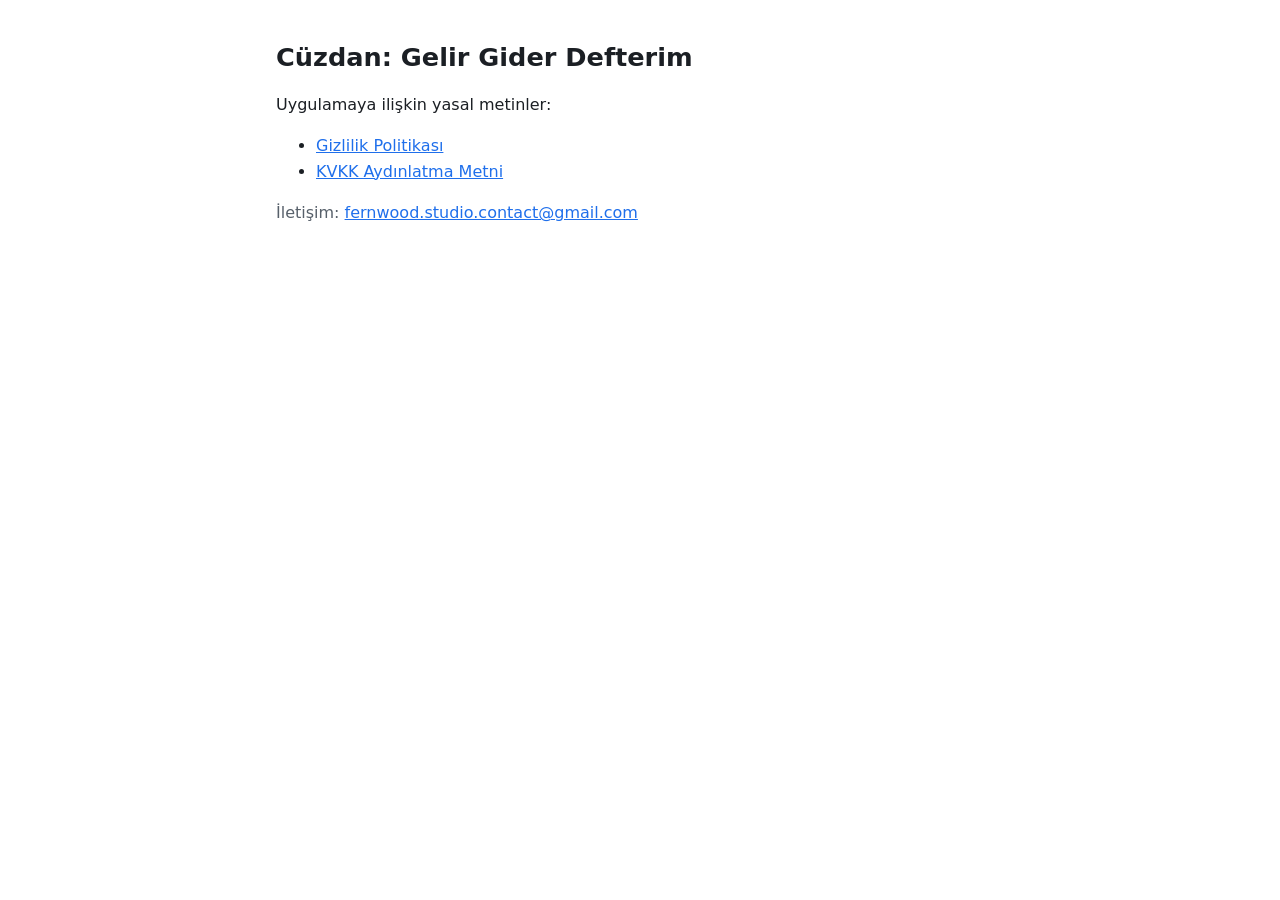
<file: index.html>
<!doctype html>
<html lang="tr">
  <head>
    <meta charset="utf-8" />
    <meta name="viewport" content="width=device-width, initial-scale=1" />
    <title>Cüzdan: Gelir Gider Defterim — Yasal metinler</title>
    <link rel="stylesheet" href="style.css" />
  </head>
  <body>
    <main>
      <h1>Cüzdan: Gelir Gider Defterim</h1>
      <p>Uygulamaya ilişkin yasal metinler:</p>
      <ul>
        <li><a href="gizlilik.html">Gizlilik Politikası</a></li>
        <li><a href="kvkk.html">KVKK Aydınlatma Metni</a></li>
      </ul>
      <p class="meta">
        İletişim:
        <a href="mailto:fernwood.studio.contact@gmail.com">fernwood.studio.contact@gmail.com</a>
      </p>
    </main>
  </body>
</html>
</file>
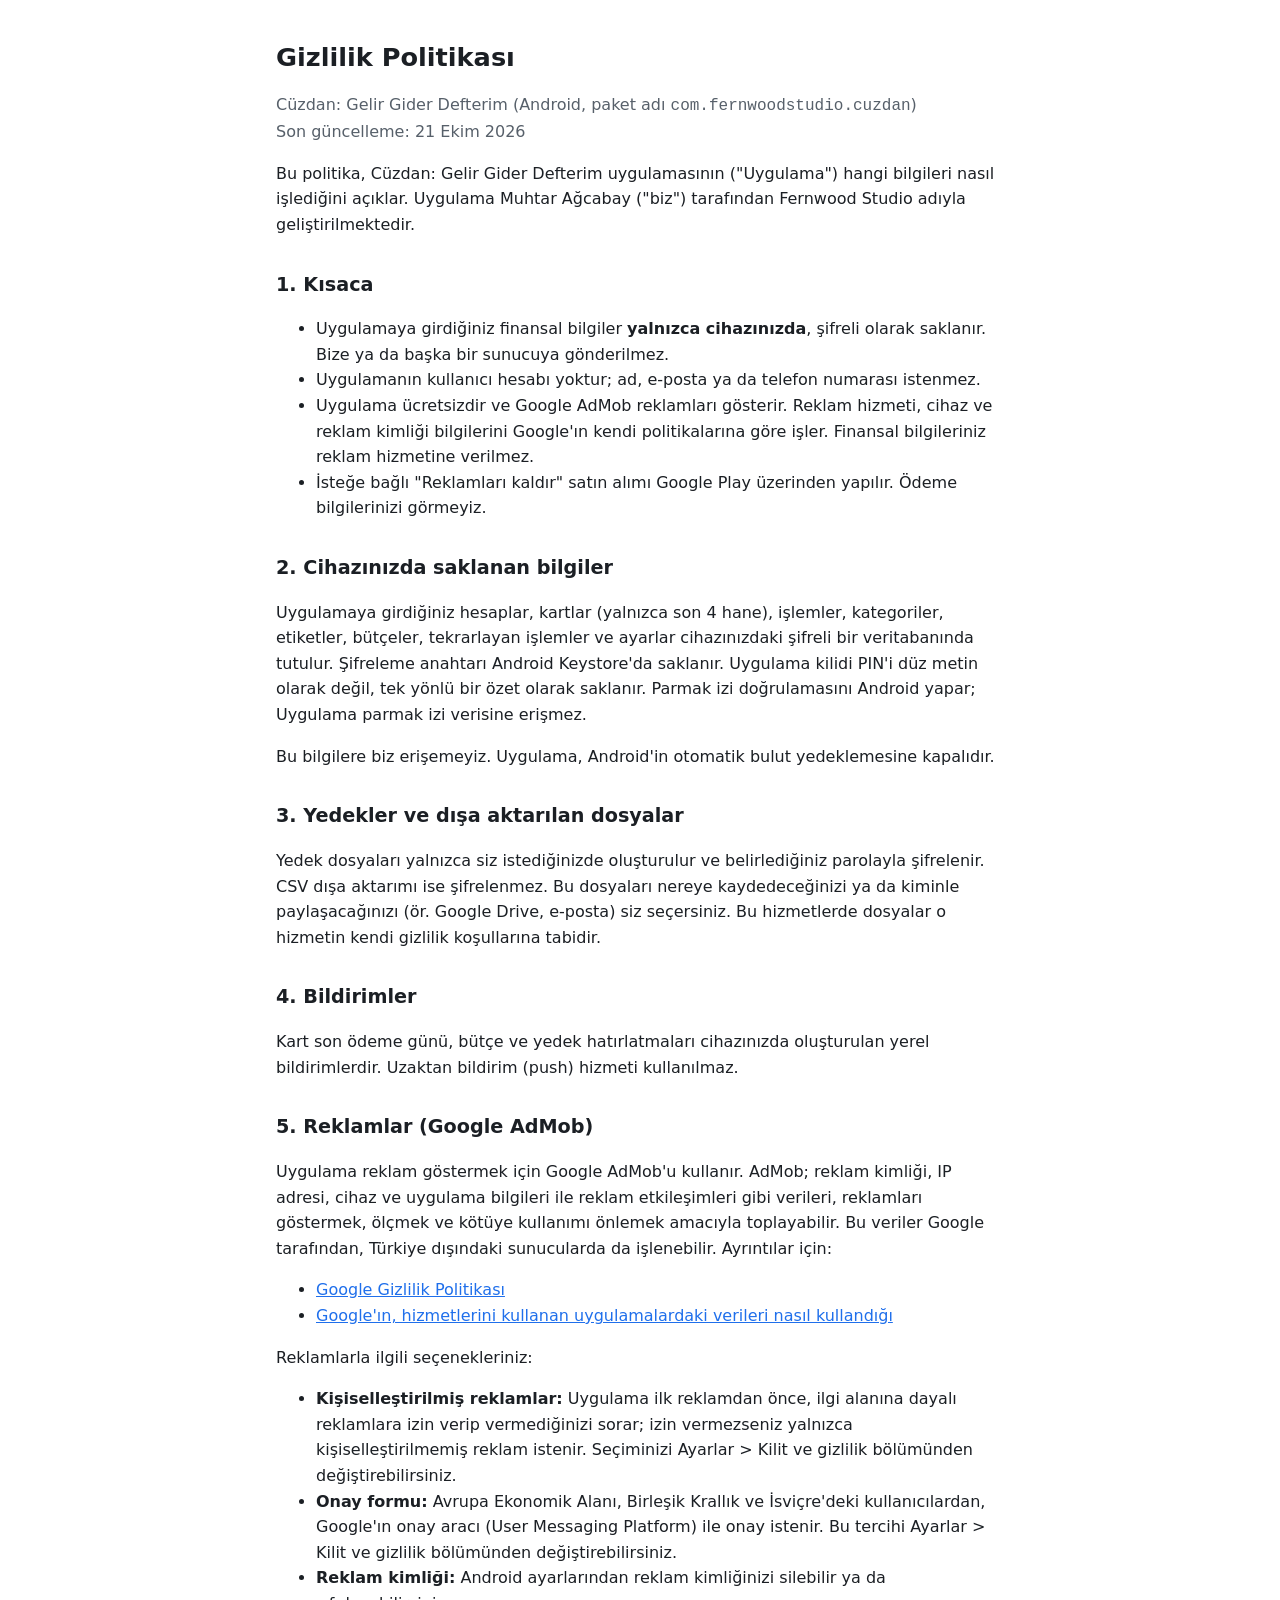
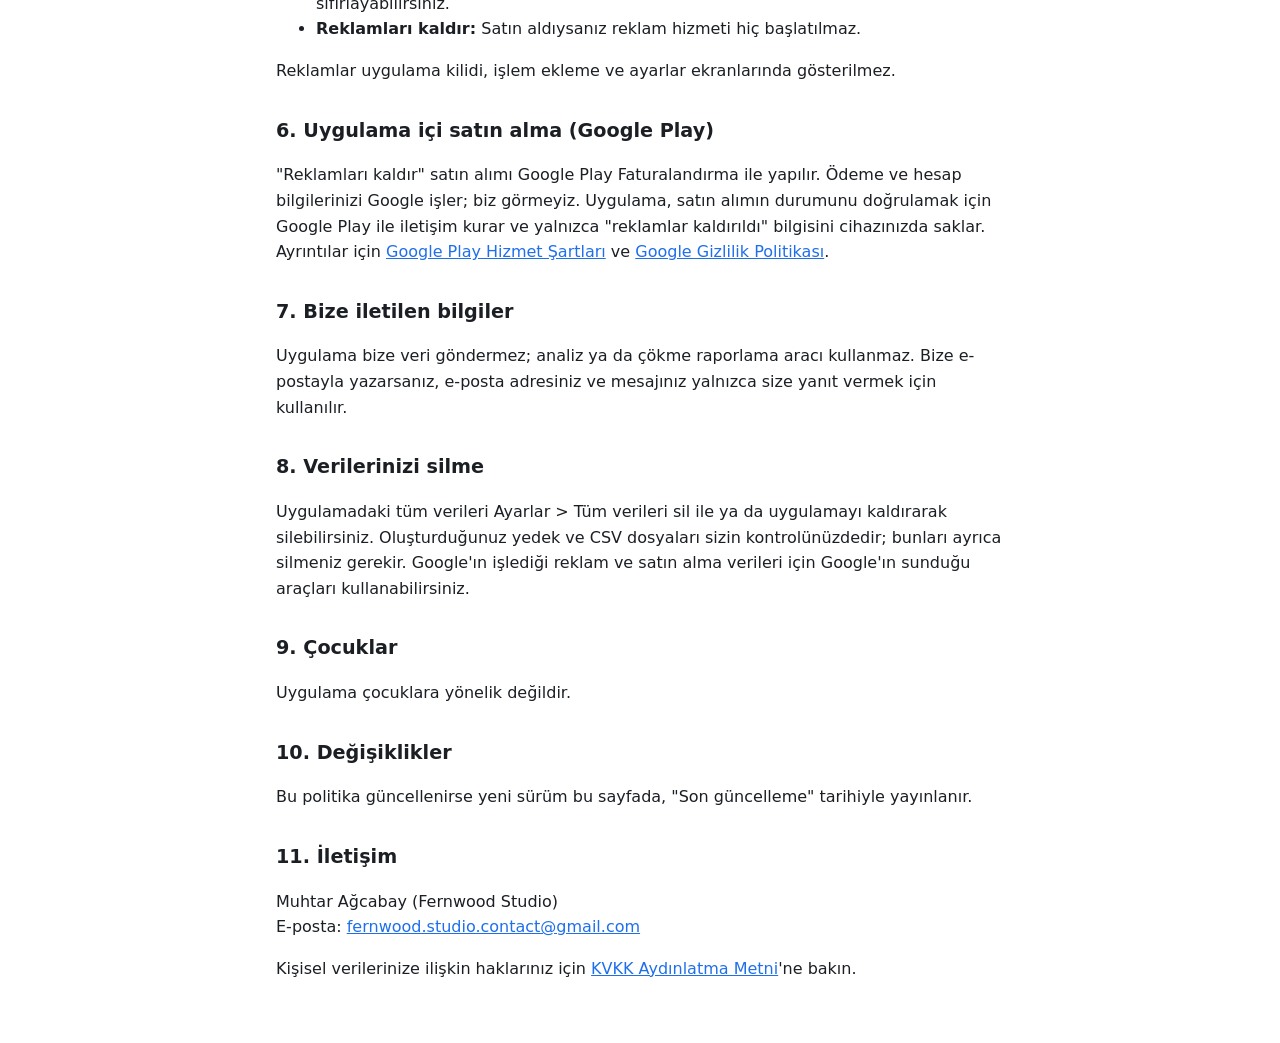
<file: gizlilik.html>
<!doctype html>
<html lang="tr">
  <head>
    <meta charset="utf-8" />
    <meta name="viewport" content="width=device-width, initial-scale=1" />
    <title>Gizlilik Politikası — Cüzdan: Gelir Gider Defterim</title>
    <link rel="stylesheet" href="style.css" />
  </head>
  <body>
    <main>
      <h1>Gizlilik Politikası</h1>
      <p class="meta">
        Cüzdan: Gelir Gider Defterim (Android, paket adı
        <code>com.fernwoodstudio.cuzdan</code>)<br />
        Son güncelleme: 21 Ekim 2026
      </p>

      <p>
        Bu politika, Cüzdan: Gelir Gider Defterim uygulamasının ("Uygulama") hangi bilgileri nasıl
        işlediğini açıklar. Uygulama Muhtar Ağcabay ("biz") tarafından Fernwood Studio adıyla
        geliştirilmektedir.
      </p>

      <h2>1. Kısaca</h2>
      <ul>
        <li>
          Uygulamaya girdiğiniz finansal bilgiler <strong>yalnızca cihazınızda</strong>, şifreli
          olarak saklanır. Bize ya da başka bir sunucuya gönderilmez.
        </li>
        <li>Uygulamanın kullanıcı hesabı yoktur; ad, e-posta ya da telefon numarası istenmez.</li>
        <li>
          Uygulama ücretsizdir ve Google AdMob reklamları gösterir. Reklam hizmeti, cihaz ve reklam
          kimliği bilgilerini Google'ın kendi politikalarına göre işler. Finansal bilgileriniz
          reklam hizmetine verilmez.
        </li>
        <li>
          İsteğe bağlı "Reklamları kaldır" satın alımı Google Play üzerinden yapılır. Ödeme
          bilgilerinizi görmeyiz.
        </li>
      </ul>

      <h2>2. Cihazınızda saklanan bilgiler</h2>
      <p>
        Uygulamaya girdiğiniz hesaplar, kartlar (yalnızca son 4 hane), işlemler, kategoriler,
        etiketler, bütçeler, tekrarlayan işlemler ve ayarlar cihazınızdaki şifreli bir veritabanında
        tutulur. Şifreleme anahtarı Android Keystore'da saklanır. Uygulama kilidi PIN'i düz metin
        olarak değil, tek yönlü bir özet olarak saklanır. Parmak izi doğrulamasını Android yapar;
        Uygulama parmak izi verisine erişmez.
      </p>
      <p>
        Bu bilgilere biz erişemeyiz. Uygulama, Android'in otomatik bulut yedeklemesine kapalıdır.
      </p>

      <h2>3. Yedekler ve dışa aktarılan dosyalar</h2>
      <p>
        Yedek dosyaları yalnızca siz istediğinizde oluşturulur ve belirlediğiniz parolayla
        şifrelenir. CSV dışa aktarımı ise şifrelenmez. Bu dosyaları nereye kaydedeceğinizi ya da
        kiminle paylaşacağınızı (ör. Google Drive, e-posta) siz seçersiniz. Bu hizmetlerde dosyalar
        o hizmetin kendi gizlilik koşullarına tabidir.
      </p>

      <h2>4. Bildirimler</h2>
      <p>
        Kart son ödeme günü, bütçe ve yedek hatırlatmaları cihazınızda oluşturulan yerel
        bildirimlerdir. Uzaktan bildirim (push) hizmeti kullanılmaz.
      </p>

      <h2>5. Reklamlar (Google AdMob)</h2>
      <p>
        Uygulama reklam göstermek için Google AdMob'u kullanır. AdMob; reklam kimliği, IP adresi,
        cihaz ve uygulama bilgileri ile reklam etkileşimleri gibi verileri, reklamları göstermek,
        ölçmek ve kötüye kullanımı önlemek amacıyla toplayabilir. Bu veriler Google tarafından,
        Türkiye dışındaki sunucularda da işlenebilir. Ayrıntılar için:
      </p>
      <ul>
        <li><a href="https://policies.google.com/privacy">Google Gizlilik Politikası</a></li>
        <li>
          <a href="https://policies.google.com/technologies/partner-sites"
            >Google'ın, hizmetlerini kullanan uygulamalardaki verileri nasıl kullandığı</a
          >
        </li>
      </ul>
      <p>Reklamlarla ilgili seçenekleriniz:</p>
      <ul>
        <li>
          <strong>Kişiselleştirilmiş reklamlar:</strong> Uygulama ilk reklamdan önce, ilgi alanına
          dayalı reklamlara izin verip vermediğinizi sorar; izin vermezseniz yalnızca
          kişiselleştirilmemiş reklam istenir. Seçiminizi Ayarlar &gt; Kilit ve gizlilik bölümünden
          değiştirebilirsiniz.
        </li>
        <li>
          <strong>Onay formu:</strong> Avrupa Ekonomik Alanı, Birleşik Krallık ve İsviçre'deki
          kullanıcılardan, Google'ın onay aracı (User Messaging Platform) ile onay istenir. Bu
          tercihi Ayarlar &gt; Kilit ve gizlilik bölümünden değiştirebilirsiniz.
        </li>
        <li>
          <strong>Reklam kimliği:</strong> Android ayarlarından reklam kimliğinizi silebilir ya da
          sıfırlayabilirsiniz.
        </li>
        <li>
          <strong>Reklamları kaldır:</strong> Satın aldıysanız reklam hizmeti hiç başlatılmaz.
        </li>
      </ul>
      <p>Reklamlar uygulama kilidi, işlem ekleme ve ayarlar ekranlarında gösterilmez.</p>

      <h2>6. Uygulama içi satın alma (Google Play)</h2>
      <p>
        "Reklamları kaldır" satın alımı Google Play Faturalandırma ile yapılır. Ödeme ve hesap
        bilgilerinizi Google işler; biz görmeyiz. Uygulama, satın alımın durumunu doğrulamak için
        Google Play ile iletişim kurar ve yalnızca "reklamlar kaldırıldı" bilgisini cihazınızda
        saklar. Ayrıntılar için
        <a href="https://play.google.com/about/play-terms/">Google Play Hizmet Şartları</a> ve
        <a href="https://policies.google.com/privacy">Google Gizlilik Politikası</a>.
      </p>

      <h2>7. Bize iletilen bilgiler</h2>
      <p>
        Uygulama bize veri göndermez; analiz ya da çökme raporlama aracı kullanmaz. Bize e-postayla
        yazarsanız, e-posta adresiniz ve mesajınız yalnızca size yanıt vermek için kullanılır.
      </p>

      <h2>8. Verilerinizi silme</h2>
      <p>
        Uygulamadaki tüm verileri Ayarlar &gt; Tüm verileri sil ile ya da uygulamayı kaldırarak
        silebilirsiniz. Oluşturduğunuz yedek ve CSV dosyaları sizin kontrolünüzdedir; bunları ayrıca
        silmeniz gerekir. Google'ın işlediği reklam ve satın alma verileri için Google'ın sunduğu
        araçları kullanabilirsiniz.
      </p>

      <h2>9. Çocuklar</h2>
      <p>Uygulama çocuklara yönelik değildir.</p>

      <h2>10. Değişiklikler</h2>
      <p>Bu politika güncellenirse yeni sürüm bu sayfada, "Son güncelleme" tarihiyle yayınlanır.</p>

      <h2>11. İletişim</h2>
      <p>
        Muhtar Ağcabay (Fernwood Studio)<br />
        E-posta:
        <a href="mailto:fernwood.studio.contact@gmail.com">fernwood.studio.contact@gmail.com</a>
      </p>
      <p>
        Kişisel verilerinize ilişkin haklarınız için
        <a href="kvkk.html">KVKK Aydınlatma Metni</a>'ne bakın.
      </p>
    </main>
  </body>
</html>
</file>
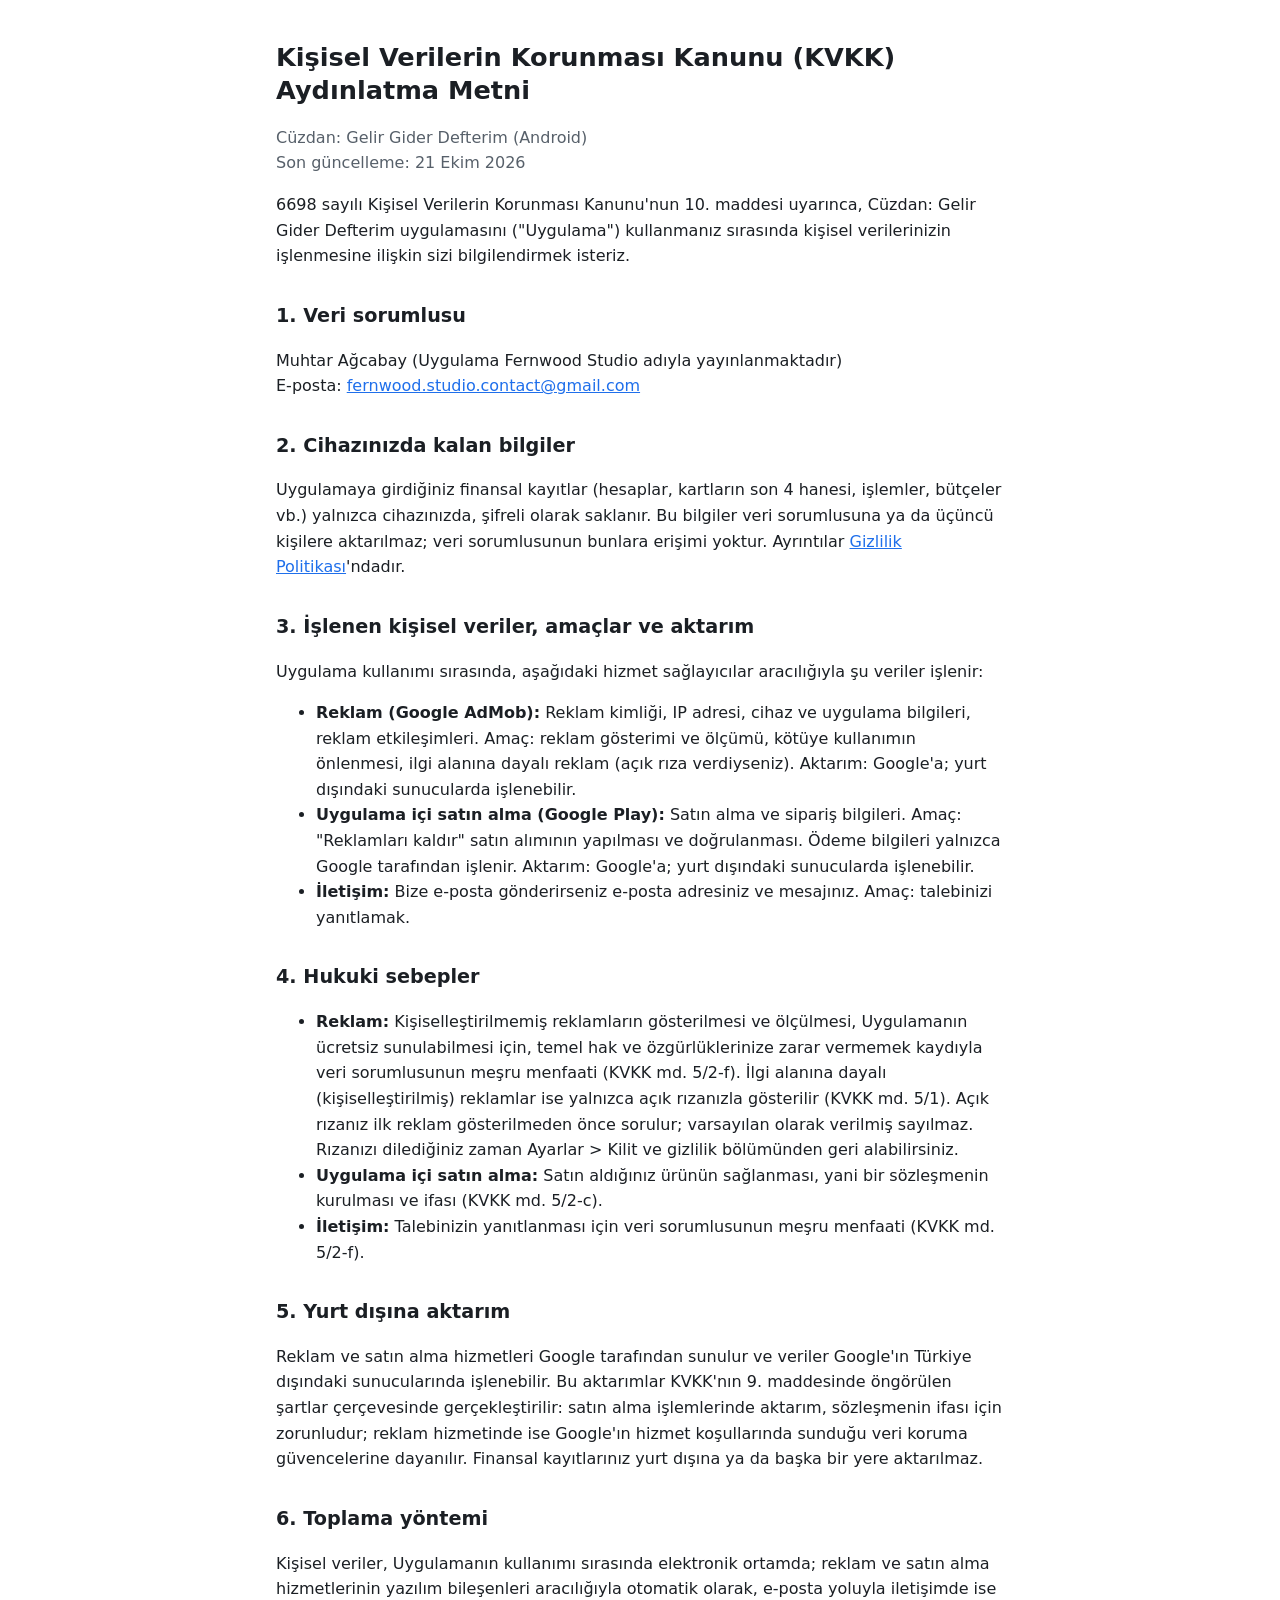
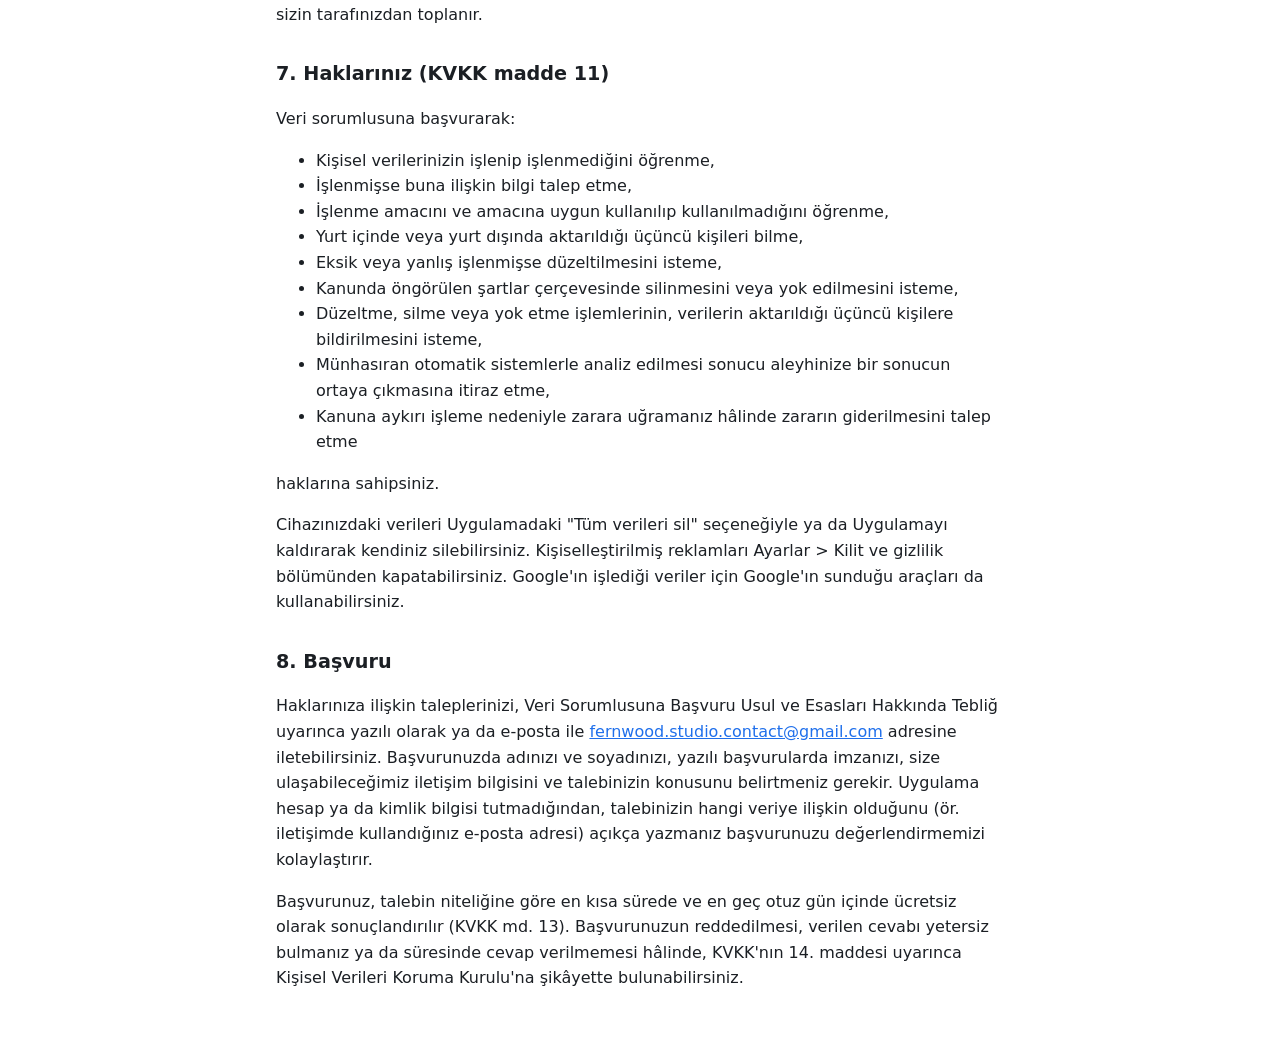
<file: kvkk.html>
<!doctype html>
<html lang="tr">
  <head>
    <meta charset="utf-8" />
    <meta name="viewport" content="width=device-width, initial-scale=1" />
    <title>KVKK Aydınlatma Metni — Cüzdan: Gelir Gider Defterim</title>
    <link rel="stylesheet" href="style.css" />
  </head>
  <body>
    <main>
      <h1>Kişisel Verilerin Korunması Kanunu (KVKK) Aydınlatma Metni</h1>
      <p class="meta">
        Cüzdan: Gelir Gider Defterim (Android)<br />
        Son güncelleme: 21 Ekim 2026
      </p>

      <p>
        6698 sayılı Kişisel Verilerin Korunması Kanunu'nun 10. maddesi uyarınca, Cüzdan: Gelir Gider
        Defterim uygulamasını ("Uygulama") kullanmanız sırasında kişisel verilerinizin işlenmesine
        ilişkin sizi bilgilendirmek isteriz.
      </p>

      <h2>1. Veri sorumlusu</h2>
      <p>
        Muhtar Ağcabay (Uygulama Fernwood Studio adıyla yayınlanmaktadır)<br />
        E-posta:
        <a href="mailto:fernwood.studio.contact@gmail.com">fernwood.studio.contact@gmail.com</a>
      </p>

      <h2>2. Cihazınızda kalan bilgiler</h2>
      <p>
        Uygulamaya girdiğiniz finansal kayıtlar (hesaplar, kartların son 4 hanesi, işlemler,
        bütçeler vb.) yalnızca cihazınızda, şifreli olarak saklanır. Bu bilgiler veri sorumlusuna ya
        da üçüncü kişilere aktarılmaz; veri sorumlusunun bunlara erişimi yoktur. Ayrıntılar
        <a href="gizlilik.html">Gizlilik Politikası</a>'ndadır.
      </p>

      <h2>3. İşlenen kişisel veriler, amaçlar ve aktarım</h2>
      <p>
        Uygulama kullanımı sırasında, aşağıdaki hizmet sağlayıcılar aracılığıyla şu veriler işlenir:
      </p>
      <ul>
        <li>
          <strong>Reklam (Google AdMob):</strong> Reklam kimliği, IP adresi, cihaz ve uygulama
          bilgileri, reklam etkileşimleri. Amaç: reklam gösterimi ve ölçümü, kötüye kullanımın
          önlenmesi, ilgi alanına dayalı reklam (açık rıza verdiyseniz). Aktarım: Google'a; yurt
          dışındaki sunucularda işlenebilir.
        </li>
        <li>
          <strong>Uygulama içi satın alma (Google Play):</strong> Satın alma ve sipariş bilgileri.
          Amaç: "Reklamları kaldır" satın alımının yapılması ve doğrulanması. Ödeme bilgileri
          yalnızca Google tarafından işlenir. Aktarım: Google'a; yurt dışındaki sunucularda
          işlenebilir.
        </li>
        <li>
          <strong>İletişim:</strong> Bize e-posta gönderirseniz e-posta adresiniz ve mesajınız.
          Amaç: talebinizi yanıtlamak.
        </li>
      </ul>

      <h2>4. Hukuki sebepler</h2>
      <ul>
        <li>
          <strong>Reklam:</strong> Kişiselleştirilmemiş reklamların gösterilmesi ve ölçülmesi,
          Uygulamanın ücretsiz sunulabilmesi için, temel hak ve özgürlüklerinize zarar vermemek
          kaydıyla veri sorumlusunun meşru menfaati (KVKK md. 5/2-f). İlgi alanına dayalı
          (kişiselleştirilmiş) reklamlar ise yalnızca açık rızanızla gösterilir (KVKK md. 5/1). Açık
          rızanız ilk reklam gösterilmeden önce sorulur; varsayılan olarak verilmiş sayılmaz.
          Rızanızı dilediğiniz zaman Ayarlar &gt; Kilit ve gizlilik bölümünden geri alabilirsiniz.
        </li>
        <li>
          <strong>Uygulama içi satın alma:</strong> Satın aldığınız ürünün sağlanması, yani bir
          sözleşmenin kurulması ve ifası (KVKK md. 5/2-c).
        </li>
        <li>
          <strong>İletişim:</strong> Talebinizin yanıtlanması için veri sorumlusunun meşru menfaati
          (KVKK md. 5/2-f).
        </li>
      </ul>

      <h2>5. Yurt dışına aktarım</h2>
      <p>
        Reklam ve satın alma hizmetleri Google tarafından sunulur ve veriler Google'ın Türkiye
        dışındaki sunucularında işlenebilir. Bu aktarımlar KVKK'nın 9. maddesinde öngörülen şartlar
        çerçevesinde gerçekleştirilir: satın alma işlemlerinde aktarım, sözleşmenin ifası için
        zorunludur; reklam hizmetinde ise Google'ın hizmet koşullarında sunduğu veri koruma
        güvencelerine dayanılır. Finansal kayıtlarınız yurt dışına ya da başka bir yere aktarılmaz.
      </p>

      <h2>6. Toplama yöntemi</h2>
      <p>
        Kişisel veriler, Uygulamanın kullanımı sırasında elektronik ortamda; reklam ve satın alma
        hizmetlerinin yazılım bileşenleri aracılığıyla otomatik olarak, e-posta yoluyla iletişimde
        ise sizin tarafınızdan toplanır.
      </p>

      <h2>7. Haklarınız (KVKK madde 11)</h2>
      <p>Veri sorumlusuna başvurarak:</p>
      <ul>
        <li>Kişisel verilerinizin işlenip işlenmediğini öğrenme,</li>
        <li>İşlenmişse buna ilişkin bilgi talep etme,</li>
        <li>İşlenme amacını ve amacına uygun kullanılıp kullanılmadığını öğrenme,</li>
        <li>Yurt içinde veya yurt dışında aktarıldığı üçüncü kişileri bilme,</li>
        <li>Eksik veya yanlış işlenmişse düzeltilmesini isteme,</li>
        <li>Kanunda öngörülen şartlar çerçevesinde silinmesini veya yok edilmesini isteme,</li>
        <li>
          Düzeltme, silme veya yok etme işlemlerinin, verilerin aktarıldığı üçüncü kişilere
          bildirilmesini isteme,
        </li>
        <li>
          Münhasıran otomatik sistemlerle analiz edilmesi sonucu aleyhinize bir sonucun ortaya
          çıkmasına itiraz etme,
        </li>
        <li>
          Kanuna aykırı işleme nedeniyle zarara uğramanız hâlinde zararın giderilmesini talep etme
        </li>
      </ul>
      <p>haklarına sahipsiniz.</p>
      <p>
        Cihazınızdaki verileri Uygulamadaki "Tüm verileri sil" seçeneğiyle ya da Uygulamayı
        kaldırarak kendiniz silebilirsiniz. Kişiselleştirilmiş reklamları Ayarlar &gt; Kilit ve
        gizlilik bölümünden kapatabilirsiniz. Google'ın işlediği veriler için Google'ın sunduğu
        araçları da kullanabilirsiniz.
      </p>

      <h2>8. Başvuru</h2>
      <p>
        Haklarınıza ilişkin taleplerinizi, Veri Sorumlusuna Başvuru Usul ve Esasları Hakkında Tebliğ
        uyarınca yazılı olarak ya da e-posta ile
        <a href="mailto:fernwood.studio.contact@gmail.com">fernwood.studio.contact@gmail.com</a>
        adresine iletebilirsiniz. Başvurunuzda adınızı ve soyadınızı, yazılı başvurularda imzanızı,
        size ulaşabileceğimiz iletişim bilgisini ve talebinizin konusunu belirtmeniz gerekir.
        Uygulama hesap ya da kimlik bilgisi tutmadığından, talebinizin hangi veriye ilişkin olduğunu
        (ör. iletişimde kullandığınız e-posta adresi) açıkça yazmanız başvurunuzu değerlendirmemizi
        kolaylaştırır.
      </p>
      <p>
        Başvurunuz, talebin niteliğine göre en kısa sürede ve en geç otuz gün içinde ücretsiz olarak
        sonuçlandırılır (KVKK md. 13). Başvurunuzun reddedilmesi, verilen cevabı yetersiz bulmanız
        ya da süresinde cevap verilmemesi hâlinde, KVKK'nın 14. maddesi uyarınca Kişisel Verileri
        Koruma Kurulu'na şikâyette bulunabilirsiniz.
      </p>
    </main>
  </body>
</html>
</file>
<file: style.css>
:root {
  color-scheme: light dark;
  --bg: #ffffff;
  --text: #1b1f24;
  --muted: #57606a;
  --accent: #1f6feb;
}
@media (prefers-color-scheme: dark) {
  :root {
    --bg: #0d1117;
    --text: #e6edf3;
    --muted: #9198a1;
    --accent: #4493f8;
  }
}
* {
  box-sizing: border-box;
}
body {
  margin: 0;
  background: var(--bg);
  color: var(--text);
  font:
    16px/1.6 system-ui,
    -apple-system,
    'Segoe UI',
    Roboto,
    sans-serif;
}
main {
  max-width: 760px;
  margin: 0 auto;
  padding: 24px 16px 48px;
}
h1 {
  font-size: 1.6rem;
  line-height: 1.3;
}
h2 {
  font-size: 1.2rem;
  margin-top: 2rem;
}
a {
  color: var(--accent);
}
.meta {
  color: var(--muted);
}
</file>
